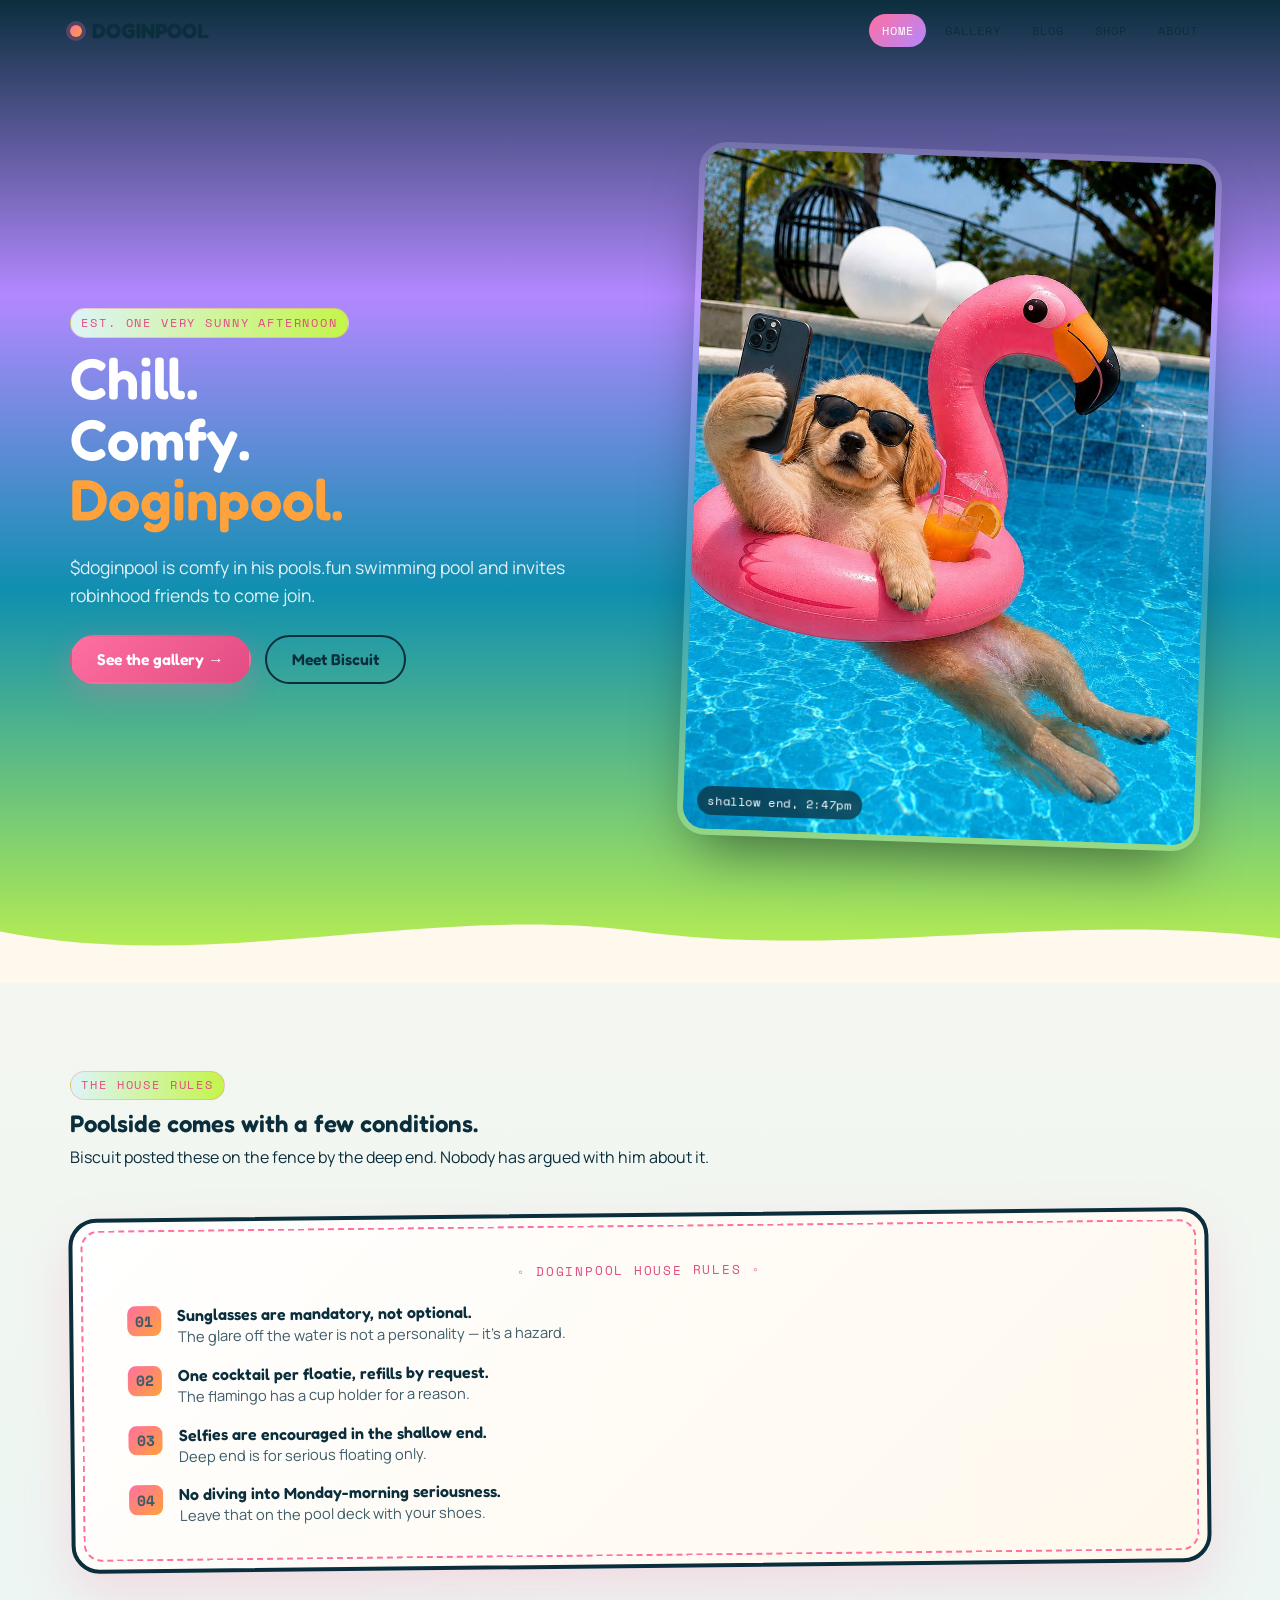
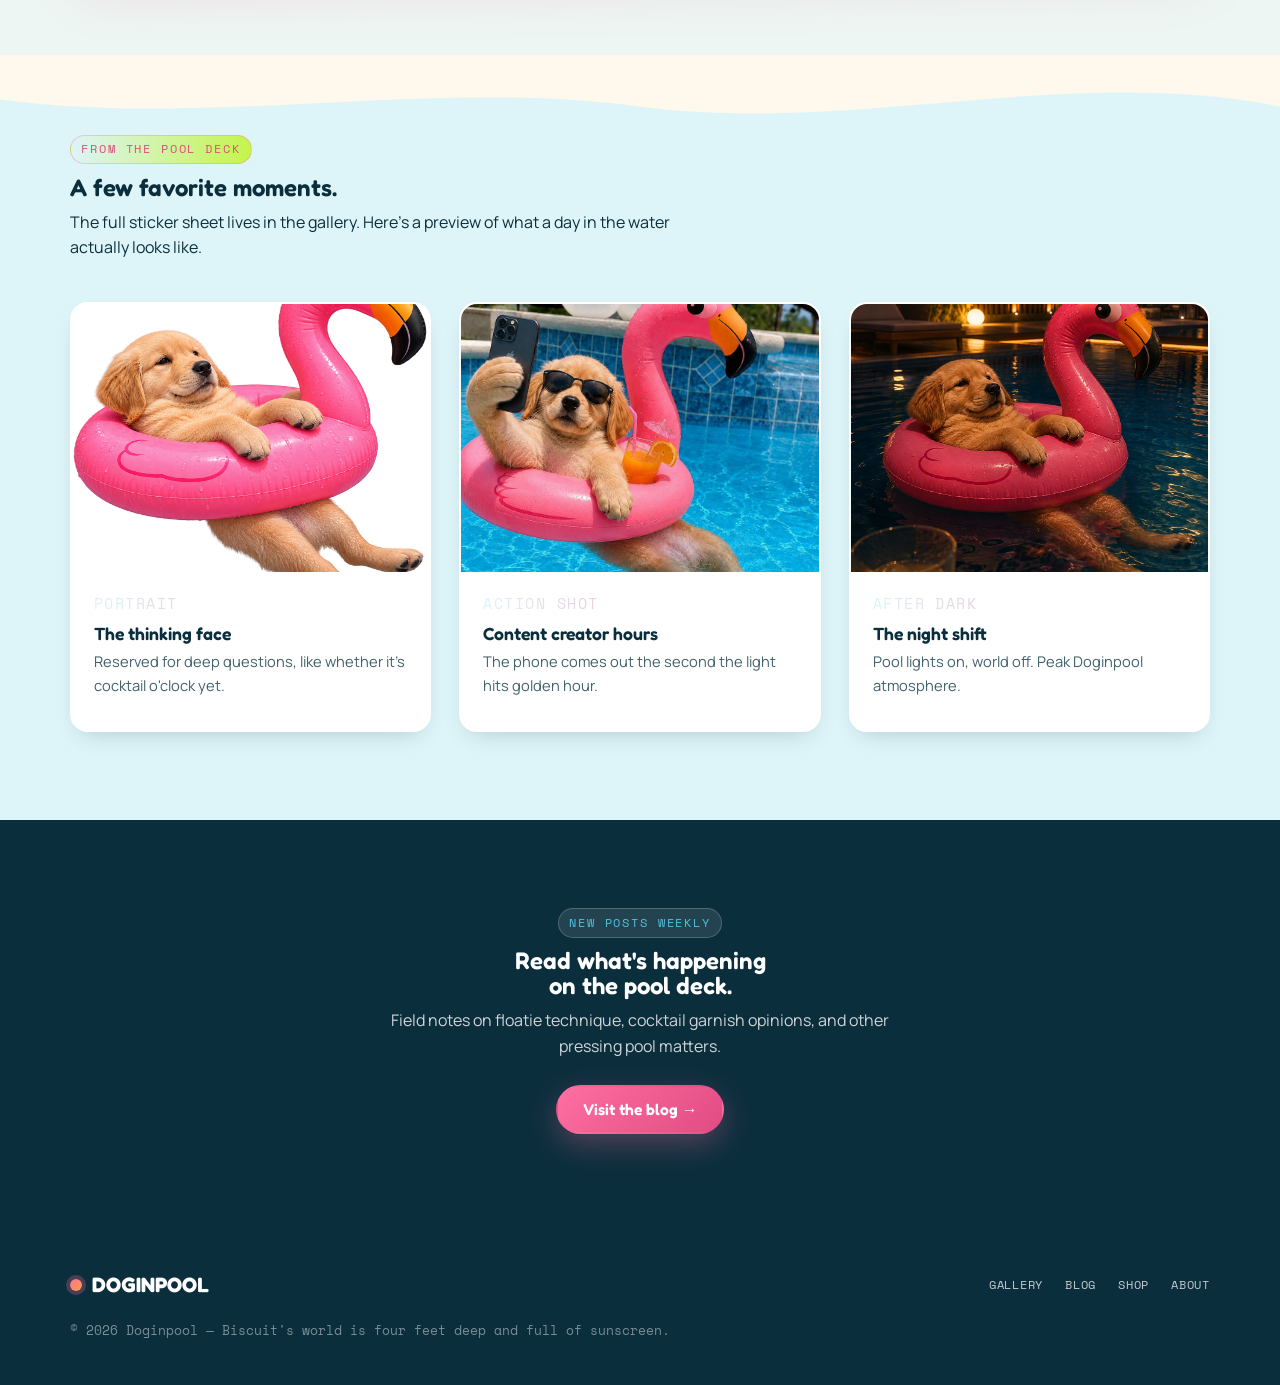
<file: index.html>
<!DOCTYPE html>
<html lang="en">
<head>
<meta charset="UTF-8">
<meta name="viewport" content="width=device-width, initial-scale=1.0">
<title>Doginpool — Biscuit's Poolside World</title>
<meta name="description" content="Doginpool is the pool-deck world of Biscuit, a golden retriever who takes floatie selfies more seriously than most people take vacations.">
<link rel="stylesheet" href="css/style.css">
</head>
<body>

<nav class="site-nav">
  <div class="container nav-row">
    <a href="index.html" class="brand"><span class="dot"></span> DOGINPOOL</a>
    <button class="nav-toggle" aria-label="Toggle menu"><span></span><span></span><span></span></button>
    <ul class="nav-links">
      <li><a href="index.html" class="active">Home</a></li>
      <li><a href="gallery.html">Gallery</a></li>
      <li><a href="blog.html">Blog</a></li>
      <li><a href="shop.html">Shop</a></li>
      <li><a href="about.html">About</a></li>
    </ul>
  </div>
</nav>

<header class="hero">
  <div class="container hero-grid">
    <div>
      <p class="eyebrow">Est. one very sunny afternoon</p>
      <h1>Chill.<br>Comfy.<br><em>Doginpool.</em></h1>
      <p class="lede">$doginpool is comfy in his pools.fun swimming pool and invites robinhood friends to come join.</p>
      <div class="hero-cta">
        <a href="gallery.html" class="btn btn-primary">See the gallery →</a>
        <a href="about.html" class="btn btn-ghost">Meet Biscuit</a>
      </div>
    </div>
    <div class="hero-image">
      <img src="assets/hero-selfie.jpg" alt="Biscuit the golden retriever floating on a pink flamingo pool float, wearing sunglasses and taking a selfie with a phone, orange cocktail in the floatie's cup holder.">
      <span class="hero-tag">shallow end, 2:47pm</span>
    </div>
  </div>
  <div class="hero-bottom wave">
    <svg viewBox="0 0 1440 90" preserveAspectRatio="none"><path d="M0,32 C240,80 480,0 720,32 C960,64 1200,8 1440,40 L1440,90 L0,90 Z" fill="#FFF8EC"></path></svg>
  </div>

</header>

<section class="section">
  <div class="container">
    <div class="section-head">
      <p class="eyebrow">The house rules</p>
      <h2>Poolside comes with a few conditions.</h2>
      <p>Biscuit posted these on the fence by the deep end. Nobody has argued with him about it.</p>
    </div>

    <div class="rules-board">
      <div class="rules-board-inner">
        <p class="rules-board-title">◦ Doginpool House Rules ◦</p>
        <ul class="rules-list">
          <li><span class="rule-no">01</span><div><strong>Sunglasses are mandatory, not optional.</strong><span>The glare off the water is not a personality — it's a hazard.</span></div></li>
          <li><span class="rule-no">02</span><div><strong>One cocktail per floatie, refills by request.</strong><span>The flamingo has a cup holder for a reason.</span></div></li>
          <li><span class="rule-no">03</span><div><strong>Selfies are encouraged in the shallow end.</strong><span>Deep end is for serious floating only.</span></div></li>
          <li><span class="rule-no">04</span><div><strong>No diving into Monday-morning seriousness.</strong><span>Leave that on the pool deck with your shoes.</span></div></li>
        </ul>
      </div>
    </div>
  </div>
</section>

<section class="section section-blue">
  <div class="wave" style="transform:rotate(180deg); margin-top:-89px;">
    <svg viewBox="0 0 1440 90" preserveAspectRatio="none"><path d="M0,32 C240,80 480,0 720,32 C960,64 1200,8 1440,40 L1440,90 L0,90 Z" fill="#FFF8EC"></path></svg>
  </div>
  <div class="container">
    <div class="section-head">
      <p class="eyebrow">From the pool deck</p>
      <h2>A few favorite moments.</h2>
      <p>The full sticker sheet lives in the gallery. Here's a preview of what a day in the water actually looks like.</p>
    </div>
    <div class="grid grid-3">
      <div class="card">
        <div class="card-img"><img src="assets/cutout-float.png" alt="Biscuit resting on the pink flamingo floatie, cut out on a plain background, looking off to the side." class="float-effect"></div>
        <div class="card-body">
          <p class="card-tag">Portrait</p>
          <h3>The thinking face</h3>
          <p>Reserved for deep questions, like whether it's cocktail o'clock yet.</p>
        </div>
      </div>
      <div class="card">
        <div class="card-img"><img src="assets/hero-selfie.jpg" alt="Biscuit taking a selfie on the flamingo floatie with sunglasses on."></div>
        <div class="card-body">
          <p class="card-tag">Action shot</p>
          <h3>Content creator hours</h3>
          <p>The phone comes out the second the light hits golden hour.</p>
        </div>
      </div>
      <div class="card">
        <div class="card-img"><img src="assets/night-pool.png" alt="Biscuit floating on the flamingo in a moodily lit pool at night, with a cocktail glass in the foreground."></div>
        <div class="card-body">
          <p class="card-tag">After dark</p>
          <h3>The night shift</h3>
          <p>Pool lights on, world off. Peak Doginpool atmosphere.</p>
        </div>
      </div>
    </div>
  </div>
</section>

<section class="section section-deep">
  <div class="container" style="text-align:center;">
    <p class="eyebrow">New posts weekly</p>
    <h2 style="max-width:20ch;margin-inline:auto;">Read what's happening on the pool deck.</h2>
    <p style="max-width:52ch;margin:0 auto 1.6em;color:rgba(255,255,255,.8);">Field notes on floatie technique, cocktail garnish opinions, and other pressing pool matters.</p>
    <a href="blog.html" class="btn btn-primary">Visit the blog →</a>
  </div>
</section>

<footer class="site-footer">
  <div class="container">
    <div class="footer-row">
      <a href="index.html" class="brand" style="color:#fff;"><span class="dot"></span> DOGINPOOL</a>
      <ul class="footer-links">
        <li><a href="gallery.html">Gallery</a></li>
        <li><a href="blog.html">Blog</a></li>
        <li><a href="shop.html">Shop</a></li>
        <li><a href="about.html">About</a></li>
      </ul>
    </div>
    <p class="footer-fine">© 2026 Doginpool — Biscuit's world is four feet deep and full of sunscreen.</p>
  </div>
</footer>

<script src="js/main.js"></script>
</body>
</html>
</file>
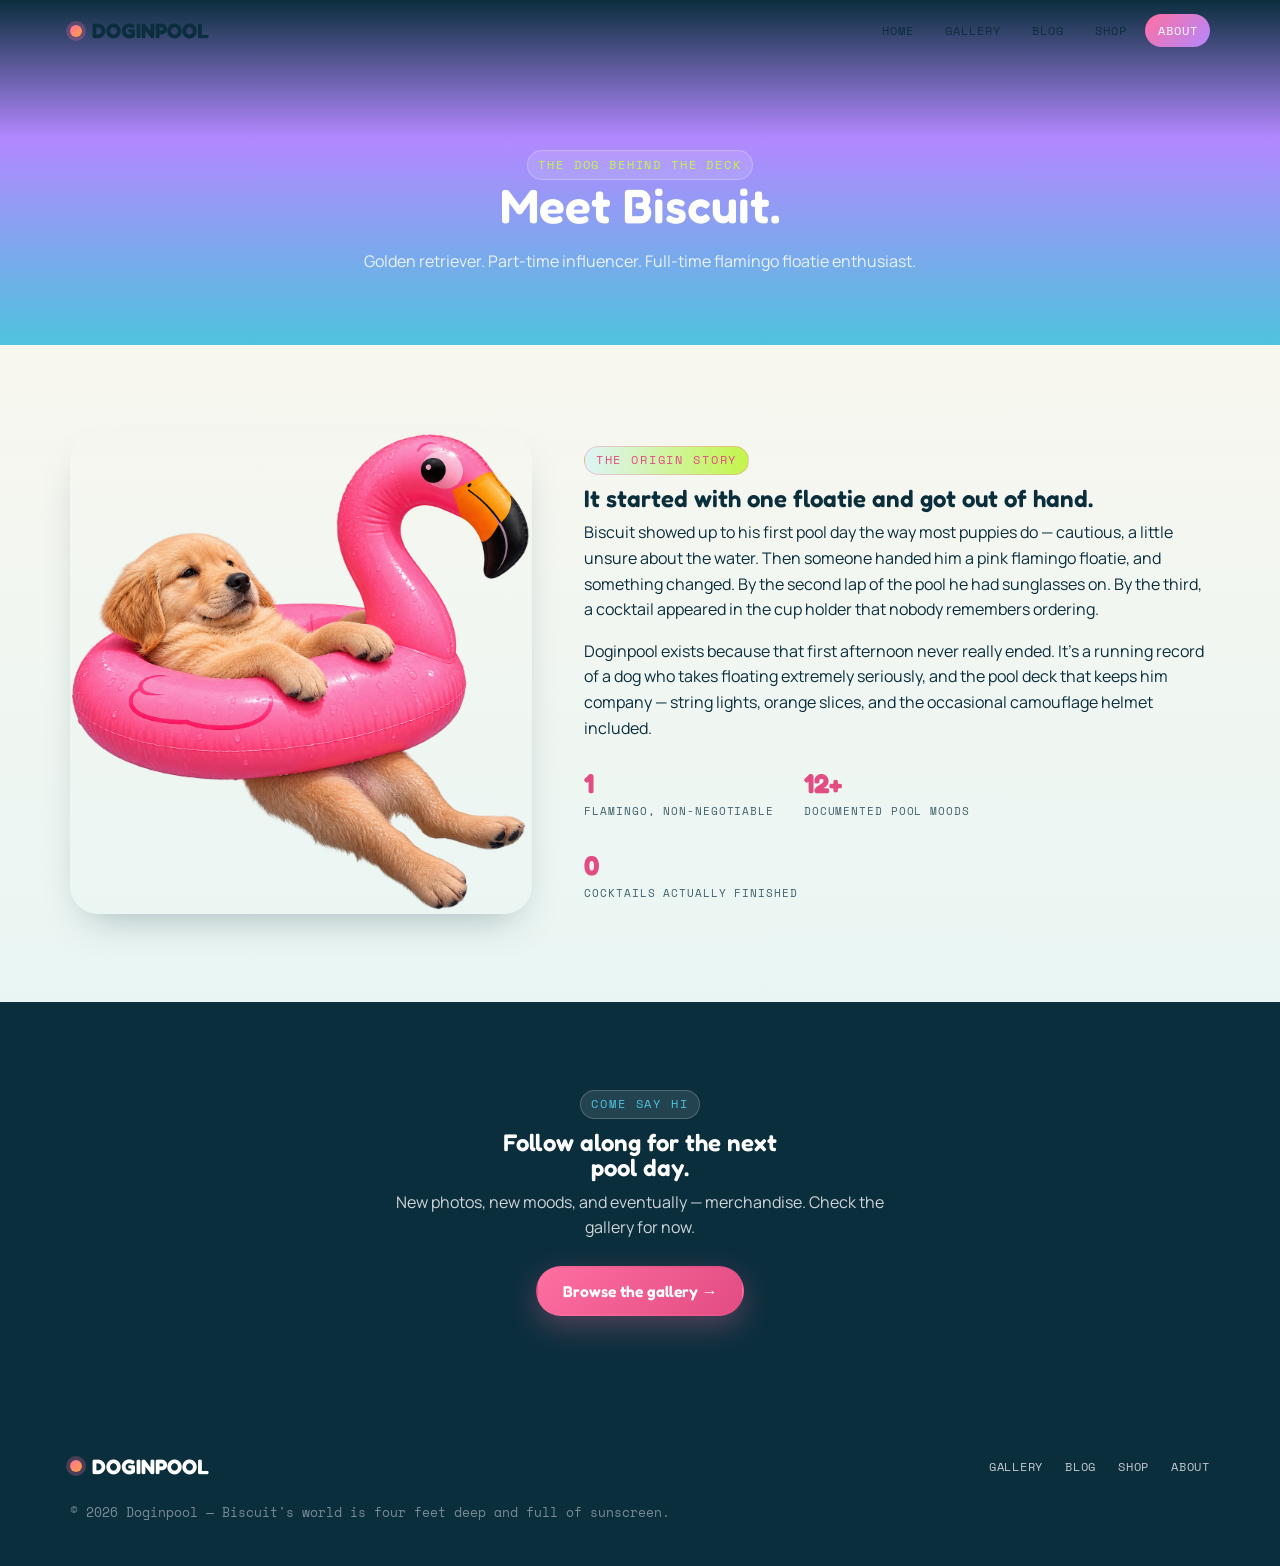
<file: about.html>
<!DOCTYPE html>
<html lang="en">
<head>
<meta charset="UTF-8">
<meta name="viewport" content="width=device-width, initial-scale=1.0">
<title>About — Doginpool</title>
<meta name="description" content="Meet Biscuit, the golden retriever behind Doginpool, and the flamingo floatie he refuses to share.">
<link rel="stylesheet" href="css/style.css">
</head>
<body>

<nav class="site-nav">
  <div class="container nav-row">
    <a href="index.html" class="brand"><span class="dot"></span> DOGINPOOL</a>
    <button class="nav-toggle" aria-label="Toggle menu"><span></span><span></span><span></span></button>
    <ul class="nav-links">
      <li><a href="index.html">Home</a></li>
      <li><a href="gallery.html">Gallery</a></li>
      <li><a href="blog.html">Blog</a></li>
      <li><a href="shop.html">Shop</a></li>
      <li><a href="about.html" class="active">About</a></li>
    </ul>
  </div>
</nav>

<header class="page-hero">
  <div class="container">
    <p class="eyebrow">The dog behind the deck</p>
    <h1>Meet Biscuit.</h1>
    <p>Golden retriever. Part-time influencer. Full-time flamingo floatie enthusiast.</p>
  </div>
</header>

<section class="section">
  <div class="container bio-grid">
    <div class="gallery-feature">
      <img src="assets/cutout-float.png" alt="Biscuit the golden retriever resting on the pink flamingo pool float.">
    </div>
    <div>
      <p class="eyebrow">The origin story</p>
      <h2>It started with one floatie and got out of hand.</h2>
      <p>Biscuit showed up to his first pool day the way most puppies do — cautious, a little unsure about the water. Then someone handed him a pink flamingo floatie, and something changed. By the second lap of the pool he had sunglasses on. By the third, a cocktail appeared in the cup holder that nobody remembers ordering.</p>
      <p>Doginpool exists because that first afternoon never really ended. It's a running record of a dog who takes floating extremely seriously, and the pool deck that keeps him company — string lights, orange slices, and the occasional camouflage helmet included.</p>
      <div class="stat-row">
        <div class="stat"><b>1</b><span>Flamingo, non-negotiable</span></div>
        <div class="stat"><b>12+</b><span>Documented pool moods</span></div>
        <div class="stat"><b>0</b><span>Cocktails actually finished</span></div>
      </div>
    </div>
  </div>
</section>

<section class="section section-deep">
  <div class="container" style="text-align:center;">
    <p class="eyebrow">Come say hi</p>
    <h2 style="max-width:22ch;margin-inline:auto;">Follow along for the next pool day.</h2>
    <p style="max-width:52ch;margin:0 auto 1.6em;color:rgba(255,255,255,.8);">New photos, new moods, and eventually — merchandise. Check the gallery for now.</p>
    <a href="gallery.html" class="btn btn-primary">Browse the gallery →</a>
  </div>
</section>

<footer class="site-footer">
  <div class="container">
    <div class="footer-row">
      <a href="index.html" class="brand" style="color:#fff;"><span class="dot"></span> DOGINPOOL</a>
      <ul class="footer-links">
        <li><a href="gallery.html">Gallery</a></li>
        <li><a href="blog.html">Blog</a></li>
        <li><a href="shop.html">Shop</a></li>
        <li><a href="about.html">About</a></li>
      </ul>
    </div>
    <p class="footer-fine">© 2026 Doginpool — Biscuit's world is four feet deep and full of sunscreen.</p>
  </div>
</footer>

<script src="js/main.js"></script>
</body>
</html>
</file>
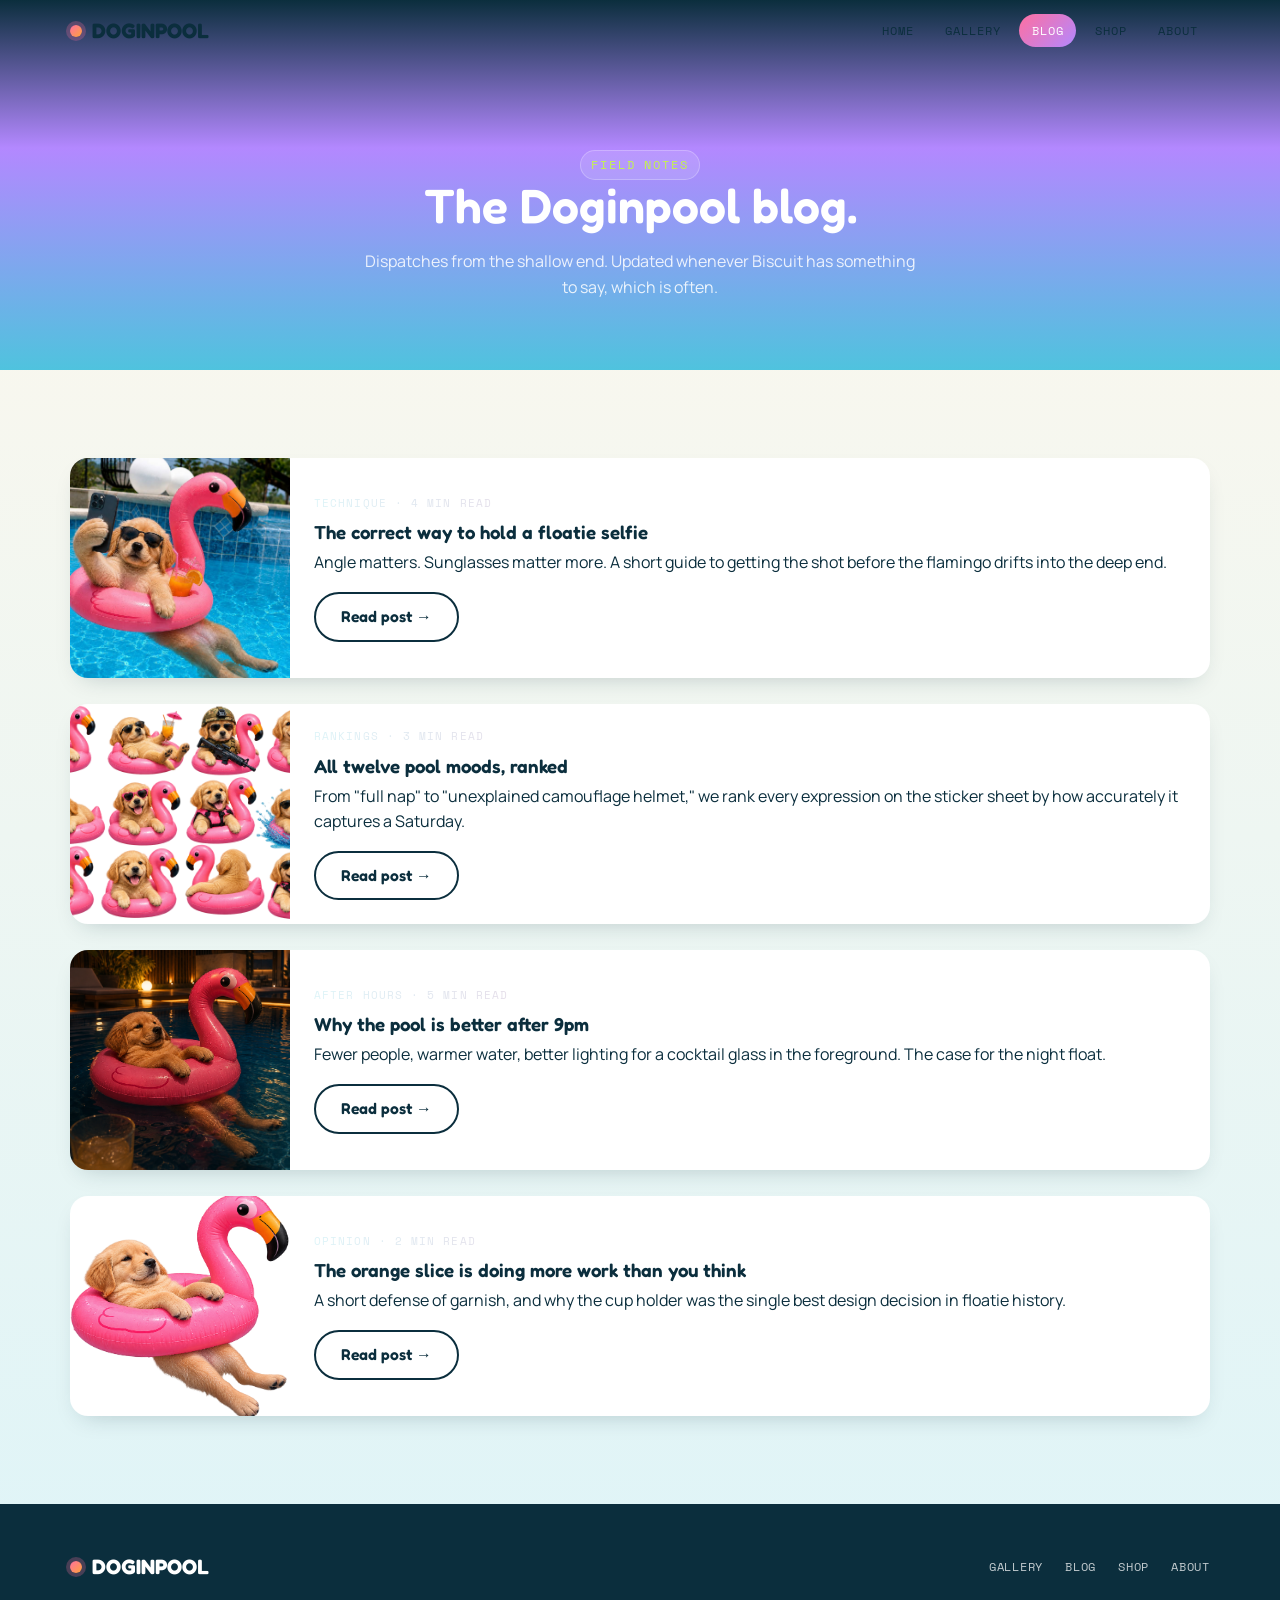
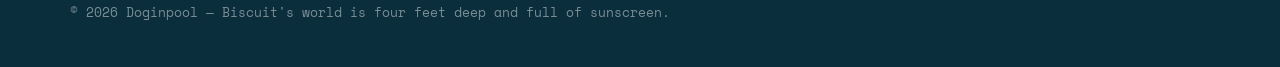
<file: blog.html>
<!DOCTYPE html>
<html lang="en">
<head>
<meta charset="UTF-8">
<meta name="viewport" content="width=device-width, initial-scale=1.0">
<title>Blog — Doginpool</title>
<meta name="description" content="Field notes from the pool deck: floatie technique, cocktail garnish opinions, and other pressing matters.">
<link rel="stylesheet" href="css/style.css">
</head>
<body>

<nav class="site-nav">
  <div class="container nav-row">
    <a href="index.html" class="brand"><span class="dot"></span> DOGINPOOL</a>
    <button class="nav-toggle" aria-label="Toggle menu"><span></span><span></span><span></span></button>
    <ul class="nav-links">
      <li><a href="index.html">Home</a></li>
      <li><a href="gallery.html">Gallery</a></li>
      <li><a href="blog.html" class="active">Blog</a></li>
      <li><a href="shop.html">Shop</a></li>
      <li><a href="about.html">About</a></li>
    </ul>
  </div>
</nav>

<header class="page-hero">
  <div class="container">
    <p class="eyebrow">Field notes</p>
    <h1>The Doginpool blog.</h1>
    <p>Dispatches from the shallow end. Updated whenever Biscuit has something to say, which is often.</p>
  </div>
</header>

<section class="section">
  <div class="container">
    <div class="post-list">

      <article class="post">
        <div class="post-img"><img src="assets/hero-selfie.jpg" alt="Biscuit taking a pool selfie in sunglasses."></div>
        <div class="post-body">
          <p class="card-tag">Technique · 4 min read</p>
          <h3>The correct way to hold a floatie selfie</h3>
          <p>Angle matters. Sunglasses matter more. A short guide to getting the shot before the flamingo drifts into the deep end.</p>
          <a href="#" class="btn btn-ghost" style="align-self:flex-start;">Read post →</a>
        </div>
      </article>

      <article class="post">
        <div class="post-img"><img src="assets/sticker-sheet.png" alt="Grid of twelve Biscuit poses on the flamingo floatie."></div>
        <div class="post-body">
          <p class="card-tag">Rankings · 3 min read</p>
          <h3>All twelve pool moods, ranked</h3>
          <p>From "full nap" to "unexplained camouflage helmet," we rank every expression on the sticker sheet by how accurately it captures a Saturday.</p>
          <a href="#" class="btn btn-ghost" style="align-self:flex-start;">Read post →</a>
        </div>
      </article>

      <article class="post">
        <div class="post-img"><img src="assets/night-pool.png" alt="Biscuit floating in the pool at night with string lights."></div>
        <div class="post-body">
          <p class="card-tag">After hours · 5 min read</p>
          <h3>Why the pool is better after 9pm</h3>
          <p>Fewer people, warmer water, better lighting for a cocktail glass in the foreground. The case for the night float.</p>
          <a href="#" class="btn btn-ghost" style="align-self:flex-start;">Read post →</a>
        </div>
      </article>

      <article class="post">
        <div class="post-img"><img src="assets/cutout-float.png" alt="Biscuit resting calmly on the flamingo floatie."></div>
        <div class="post-body">
          <p class="card-tag">Opinion · 2 min read</p>
          <h3>The orange slice is doing more work than you think</h3>
          <p>A short defense of garnish, and why the cup holder was the single best design decision in floatie history.</p>
          <a href="#" class="btn btn-ghost" style="align-self:flex-start;">Read post →</a>
        </div>
      </article>

    </div>
  </div>
</section>

<footer class="site-footer">
  <div class="container">
    <div class="footer-row">
      <a href="index.html" class="brand" style="color:#fff;"><span class="dot"></span> DOGINPOOL</a>
      <ul class="footer-links">
        <li><a href="gallery.html">Gallery</a></li>
        <li><a href="blog.html">Blog</a></li>
        <li><a href="shop.html">Shop</a></li>
        <li><a href="about.html">About</a></li>
      </ul>
    </div>
    <p class="footer-fine">© 2026 Doginpool — Biscuit's world is four feet deep and full of sunscreen.</p>
  </div>
</footer>

<script src="js/main.js"></script>
</body>
</html>
</file>
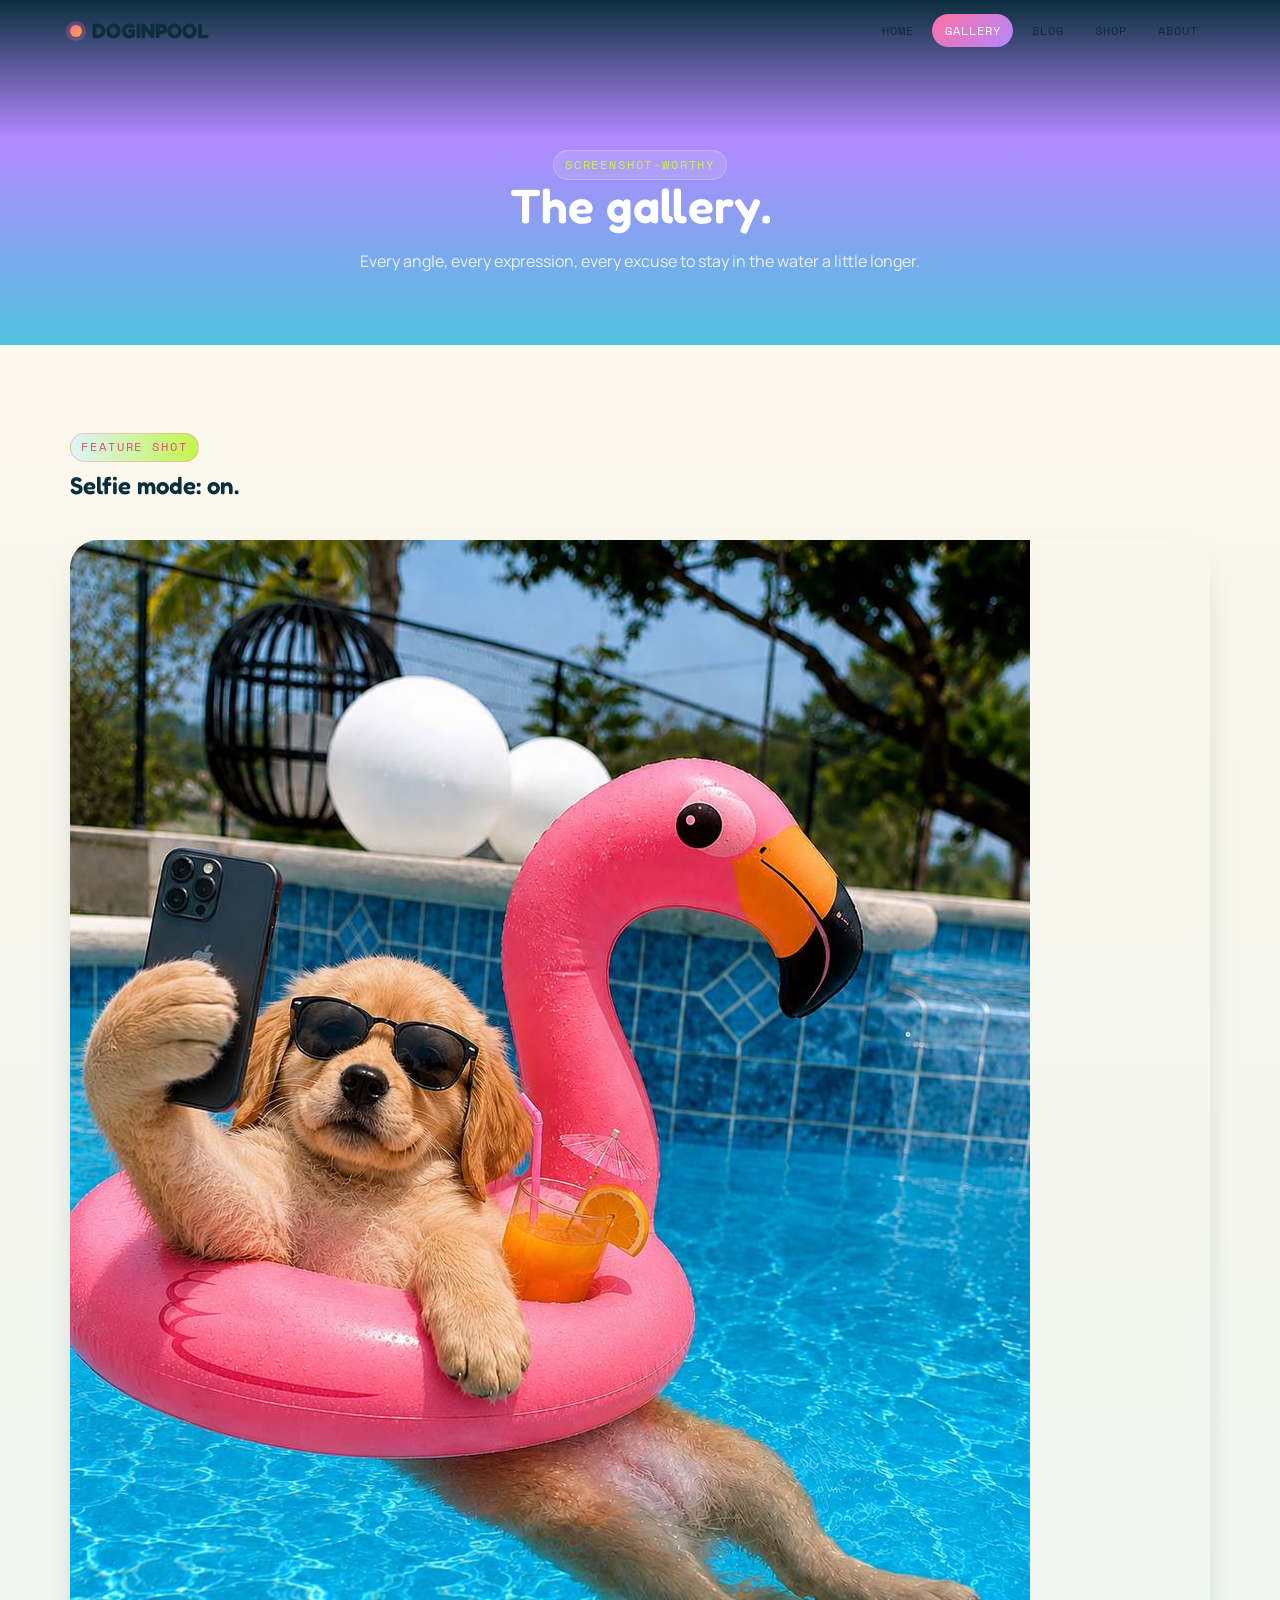
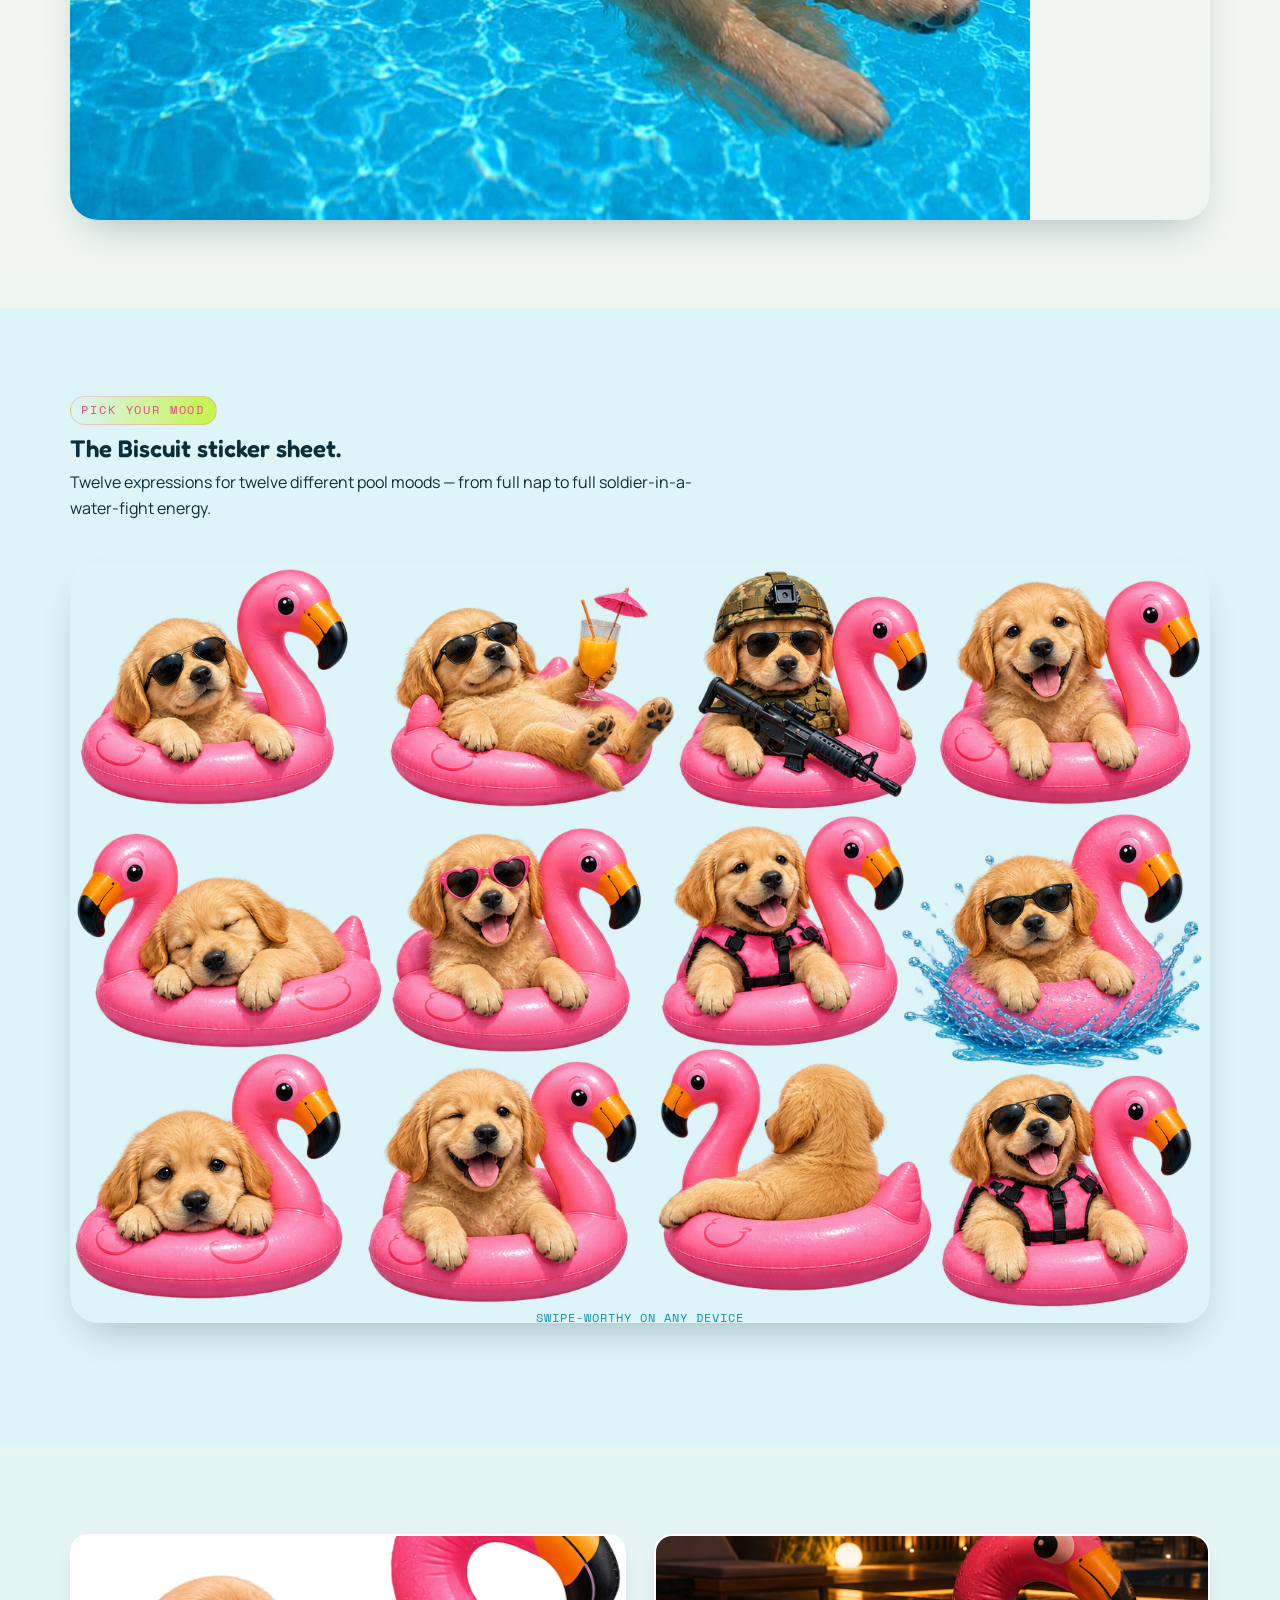
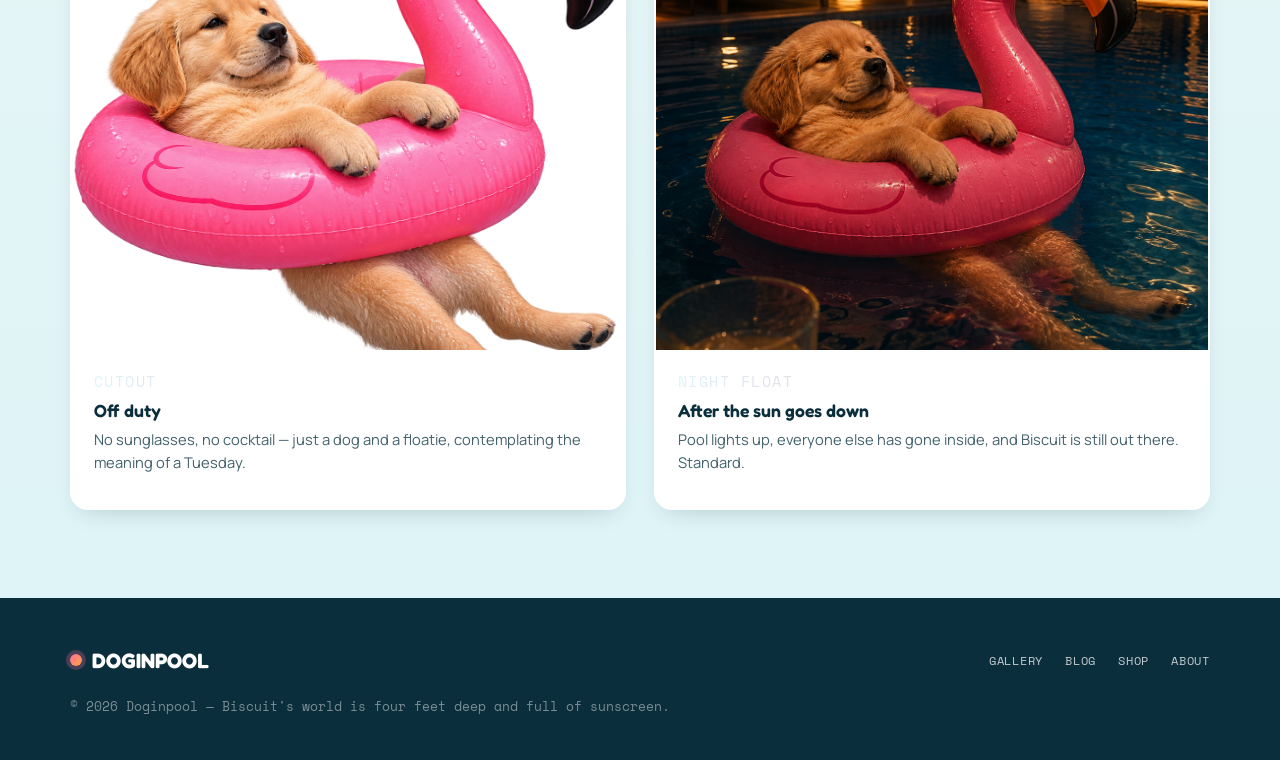
<file: gallery.html>
<!DOCTYPE html>
<html lang="en">
<head>
<meta charset="UTF-8">
<meta name="viewport" content="width=device-width, initial-scale=1.0">
<title>Gallery — Doginpool</title>
<meta name="description" content="Every Biscuit pool moment worth screenshotting: selfies, sticker sheets, and after-dark floats.">
<link rel="stylesheet" href="css/style.css">
</head>
<body>

<nav class="site-nav">
  <div class="container nav-row">
    <a href="index.html" class="brand"><span class="dot"></span> DOGINPOOL</a>
    <button class="nav-toggle" aria-label="Toggle menu"><span></span><span></span><span></span></button>
    <ul class="nav-links">
      <li><a href="index.html">Home</a></li>
      <li><a href="gallery.html" class="active">Gallery</a></li>
      <li><a href="blog.html">Blog</a></li>
      <li><a href="shop.html">Shop</a></li>
      <li><a href="about.html">About</a></li>
    </ul>
  </div>
</nav>

<header class="page-hero">
  <div class="container">
    <p class="eyebrow">Screenshot-worthy</p>
    <h1>The gallery.</h1>
    <p>Every angle, every expression, every excuse to stay in the water a little longer.</p>
  </div>
</header>

<section class="section">
  <div class="container">
    <div class="section-head">
      <p class="eyebrow">Feature shot</p>
      <h2>Selfie mode: on.</h2>
    </div>
    <div class="gallery-feature">
      <img src="assets/hero-selfie.jpg" alt="Biscuit floating on the pink flamingo pool float, sunglasses on, holding up a phone to take a selfie, orange cocktail in the drink holder.">
    </div>
  </div>
</section>

<section class="section section-blue">
  <div class="container">
    <div class="section-head">
      <p class="eyebrow">Pick your mood</p>
      <h2>The Biscuit sticker sheet.</h2>
      <p>Twelve expressions for twelve different pool moods — from full nap to full soldier-in-a-water-fight energy.</p>
    </div>
    <div class="gallery-feature">
      <img src="assets/sticker-sheet.png" alt="A grid sticker sheet of twelve illustrated poses of the golden retriever puppy on a pink flamingo float — sunglasses, sipping a drink, wearing a helmet, sleeping, heart-shaped glasses, life vest, mid-splash, winking, and looking back over its shoulder.">
    </div>
    <p class="mood-note">swipe-worthy on any device</p>
  </div>
</section>

<section class="section">
  <div class="container">
    <div class="grid grid-2">
      <div class="card">
        <div class="card-img"><img src="assets/cutout-float.png" alt="Biscuit resting on the flamingo floatie, isolated cutout, calm expression."></div>
        <div class="card-body">
          <p class="card-tag">Cutout</p>
          <h3>Off duty</h3>
          <p>No sunglasses, no cocktail — just a dog and a floatie, contemplating the meaning of a Tuesday.</p>
        </div>
      </div>
      <div class="card">
        <div class="card-img"><img src="assets/night-pool.png" alt="Biscuit floating on the flamingo in a dimly lit pool at night, string lights and a cocktail glass in the foreground."></div>
        <div class="card-body">
          <p class="card-tag">Night float</p>
          <h3>After the sun goes down</h3>
          <p>Pool lights up, everyone else has gone inside, and Biscuit is still out there. Standard.</p>
        </div>
      </div>
    </div>
  </div>
</section>

<footer class="site-footer">
  <div class="container">
    <div class="footer-row">
      <a href="index.html" class="brand" style="color:#fff;"><span class="dot"></span> DOGINPOOL</a>
      <ul class="footer-links">
        <li><a href="gallery.html">Gallery</a></li>
        <li><a href="blog.html">Blog</a></li>
        <li><a href="shop.html">Shop</a></li>
        <li><a href="about.html">About</a></li>
      </ul>
    </div>
    <p class="footer-fine">© 2026 Doginpool — Biscuit's world is four feet deep and full of sunscreen.</p>
  </div>
</footer>

<script src="js/main.js"></script>
</body>
</html>
</file>
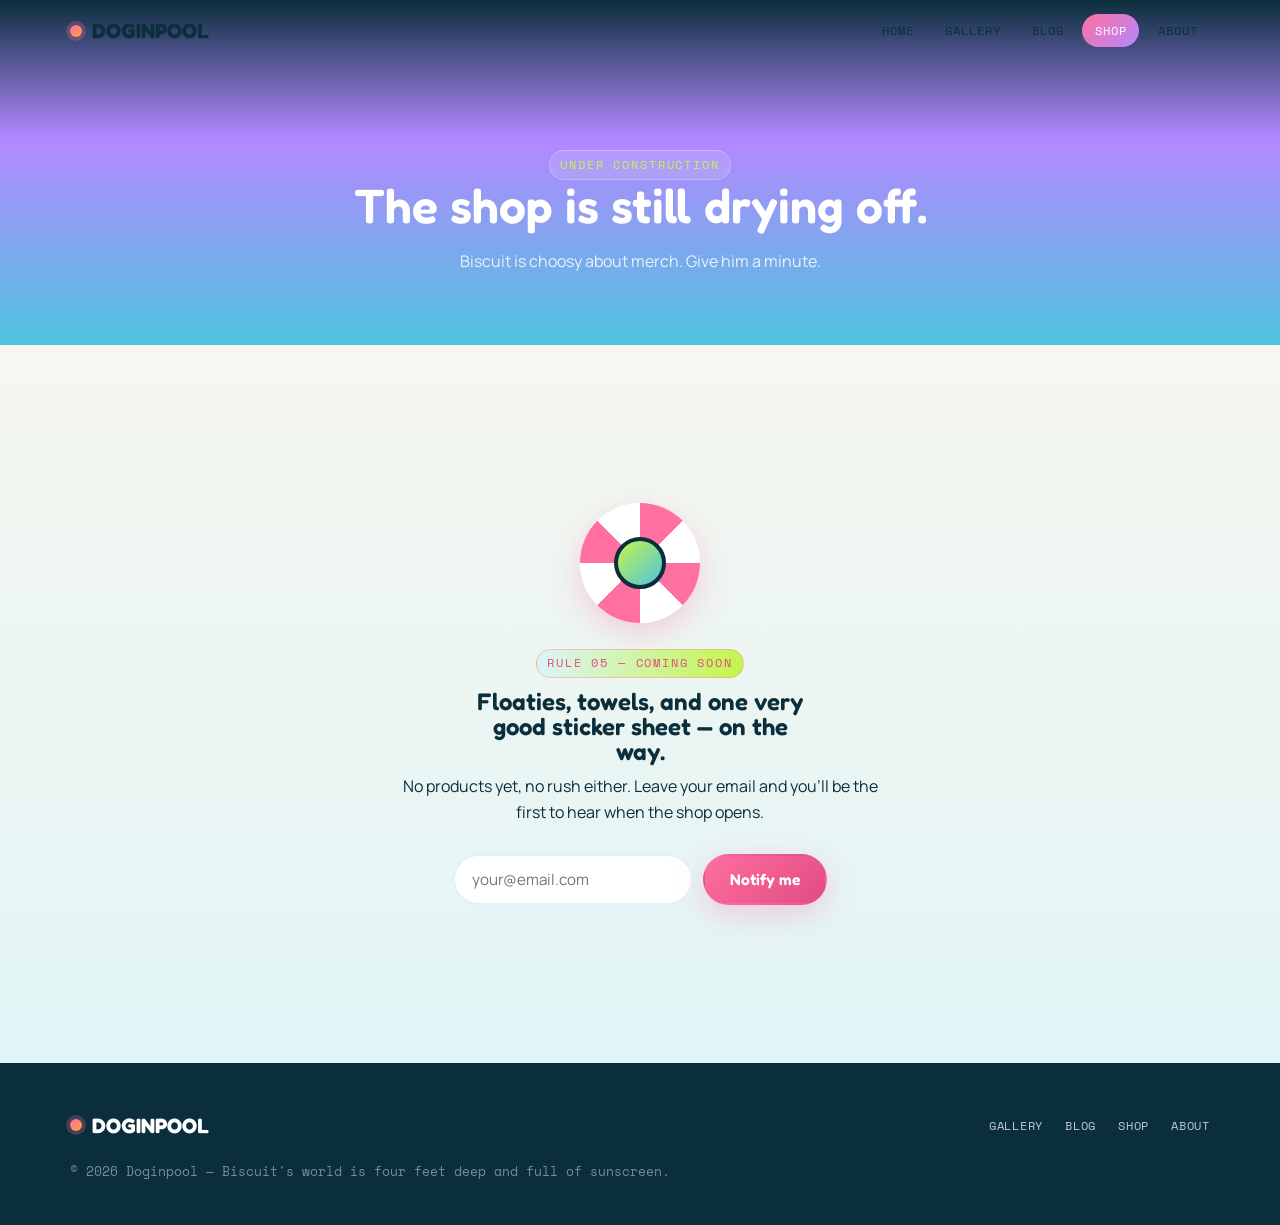
<file: shop.html>
<!DOCTYPE html>
<html lang="en">
<head>
<meta charset="UTF-8">
<meta name="viewport" content="width=device-width, initial-scale=1.0">
<title>Shop — Doginpool</title>
<meta name="description" content="The Doginpool shop is being put together on the pool deck. Leave your email and Biscuit will let you know when it's ready.">
<link rel="stylesheet" href="css/style.css">
</head>
<body>

<nav class="site-nav">
  <div class="container nav-row">
    <a href="index.html" class="brand"><span class="dot"></span> DOGINPOOL</a>
    <button class="nav-toggle" aria-label="Toggle menu"><span></span><span></span><span></span></button>
    <ul class="nav-links">
      <li><a href="index.html">Home</a></li>
      <li><a href="gallery.html">Gallery</a></li>
      <li><a href="blog.html">Blog</a></li>
      <li><a href="shop.html" class="active">Shop</a></li>
      <li><a href="about.html">About</a></li>
    </ul>
  </div>
</nav>

<header class="page-hero">
  <div class="container">
    <p class="eyebrow">Under construction</p>
    <h1>The shop is still drying off.</h1>
    <p>Biscuit is choosy about merch. Give him a minute.</p>
  </div>
</header>

<section class="section">
  <div class="container coming-soon">
    <div class="buoy" aria-hidden="true"></div>
    <p class="eyebrow">Rule 05 — Coming soon</p>
    <h2 style="max-width:24ch;margin-inline:auto;">Floaties, towels, and one very good sticker sheet — on the way.</h2>
    <p style="max-width:48ch;margin:0 auto;">No products yet, no rush either. Leave your email and you'll be the first to hear when the shop opens.</p>
    <form class="notify-form">
      <input type="email" required placeholder="your@email.com" aria-label="Email address">
      <button type="submit" class="btn btn-primary">Notify me</button>
    </form>
  </div>
</section>

<footer class="site-footer">
  <div class="container">
    <div class="footer-row">
      <a href="index.html" class="brand" style="color:#fff;"><span class="dot"></span> DOGINPOOL</a>
      <ul class="footer-links">
        <li><a href="gallery.html">Gallery</a></li>
        <li><a href="blog.html">Blog</a></li>
        <li><a href="shop.html">Shop</a></li>
        <li><a href="about.html">About</a></li>
      </ul>
    </div>
    <p class="footer-fine">© 2026 Doginpool — Biscuit's world is four feet deep and full of sunscreen.</p>
  </div>
</footer>

<script src="js/main.js"></script>
</body>
</html>
</file>
<file: css/style.css>
/* ============================================================
   DOGINPOOL — design tokens
   Display: Fredoka (bubbly, poolside-sign energy)
   Body:    Manrope (clean, easy to read on bright backgrounds)
   Signage: Space Mono (stencilled, actual-pool-sign vibe)
   ============================================================ */

@import url('https://fonts.googleapis.com/css2?family=Fredoka:wght@500;600;700&family=Manrope:wght@400;500;700;800&family=Space+Mono:wght@400;700&display=swap');

:root{
  --pool-deep:      #0B2E3D;   /* ink / deep-end shadow */
  --pool-blue:      #0F8FB0;   /* main pool teal */
  --pool-blue-mid:  #4FC3DE;   /* shallow end */
  --pool-blue-pale: #DDF4F8;   /* surface shimmer / section bg */
  --flamingo:       #FF6FA0;   /* the floatie */
  --flamingo-deep:  #E14C82;
  --flamingo-bright:#FF8FB5;
  --citrus:         #FFA23B;   /* cocktail garnish */
  --citrus-bright:  #FFB957;
  --sun-cream:      #FFF8EC;   /* pool-deck stone */
  --foam:           #FFFFFF;
  --lime:           #C4F54A;   /* fresh accent */
  --purple:         #B388FF;   /* fun accent */

  --font-display: 'Fredoka', sans-serif;
  --font-body: 'Manrope', sans-serif;
  --font-sign: 'Space Mono', monospace;

  --radius-lg: 28px;
  --radius-md: 18px;
  --radius-sm: 10px;

  --shadow-soft: 0 18px 40px -18px rgba(11,46,61,0.35);
  --shadow-card: 0 10px 24px -12px rgba(11,46,61,0.25);
  --shadow-colorful: 0 10px 30px rgba(255,111,160,0.3);
}

*{ box-sizing:border-box; }
html{ scroll-behavior:smooth; }
body{
  margin:0;
  font-family:var(--font-body);
  background:linear-gradient(180deg, var(--sun-cream) 0%, var(--pool-blue-pale) 100%);
  color:var(--pool-deep);
  -webkit-font-smoothing:antialiased;
}
img{ max-width:100%; display:block; }
a{ color:inherit; text-decoration:none; }
h1,h2,h3,h4{ font-family:var(--font-display); margin:0 0 .4em; line-height:1.05; font-weight:600; }
p{ line-height:1.6; margin:0 0 1em; }
.container{ width:min(1140px, 92%); margin:0 auto; }
:focus-visible{ outline:3px solid var(--citrus); outline-offset:3px; }

@media (prefers-reduced-motion: reduce){
  *{ animation-duration:0.01ms !important; animation-iteration-count:1 !important; transition-duration:0.01ms !important; scroll-behavior:auto !important; }
}

/* ---------- eyebrow / signage label ---------- */
.eyebrow{
  font-family:var(--font-sign);
  text-transform:uppercase;
  letter-spacing:.16em;
  font-size:.72rem;
  color:var(--flamingo-deep);
  background:linear-gradient(90deg, var(--pool-blue-pale), var(--lime));
  display:inline-block;
  padding:.4em .9em;
  border-radius:100px;
  border:1px solid rgba(255,111,160,.35);
  margin-bottom:.9em;
}

/* ---------- nav ---------- */
.site-nav{
  position:fixed; top:0; left:0; right:0; z-index:50;
  padding:18px 0;
  transition:background .35s ease, box-shadow .35s ease, padding .35s ease;
}
.site-nav.is-scrolled{
  background:rgba(255,248,236,.92);
  backdrop-filter:blur(8px);
  box-shadow:0 8px 24px -16px rgba(11,46,61,.4);
  padding:10px 0;
}
.nav-row{ display:flex; align-items:center; justify-content:space-between; gap:20px; }
.brand{ display:flex; align-items:center; gap:10px; font-family:var(--font-display); font-size:1.3rem; font-weight:700; color:var(--pool-deep); }
.brand .dot{ 
  width:12px; height:12px; border-radius:50%; 
  background:linear-gradient(135deg, var(--flamingo), var(--citrus)); 
  display:inline-block; 
  box-shadow:0 0 0 4px rgba(255,111,160,.25);
  animation:pulse-dot 2s ease-in-out infinite;
}

@keyframes pulse-dot{
  0%, 100%{ box-shadow:0 0 0 4px rgba(255,111,160,.25); }
  50%{ box-shadow:0 0 0 8px rgba(255,162,59,.15); }
}
.nav-links{ display:flex; gap:6px; list-style:none; margin:0; padding:0; font-family:var(--font-sign); text-transform:uppercase; font-size:.78rem; letter-spacing:.08em; }
.nav-links a{
  padding:.55em 1em; border-radius:100px; transition:background .2s, color .2s;
}
.nav-links a:hover, .nav-links a.active{ 
  background:linear-gradient(135deg, var(--flamingo), var(--purple)); 
  color:var(--foam); 
}
.nav-toggle{ display:none; }

@media (max-width:760px){
  .nav-links{ position:fixed; inset:64px 16px auto 16px; background:var(--foam); flex-direction:column; padding:14px; border-radius:var(--radius-md); box-shadow:var(--shadow-soft); transform-origin:top; transform:scaleY(0); opacity:0; pointer-events:none; transition:transform .25s ease, opacity .2s; }
  .nav-links.open{ transform:scaleY(1); opacity:1; pointer-events:auto; }
  .nav-links a{ display:block; text-align:center; }
  .nav-toggle{ display:flex; flex-direction:column; gap:5px; background:none; border:none; cursor:pointer; padding:8px; }
  .nav-toggle span{ width:22px; height:2px; background:var(--pool-deep); border-radius:2px; }
}

/* ---------- buttons ---------- */
.btn{
  display:inline-flex; align-items:center; gap:.5em;
  font-family:var(--font-display); font-weight:600; font-size:.98rem;
  padding:.85em 1.6em; border-radius:100px; border:2px solid transparent;
  cursor:pointer; transition:transform .18s ease, box-shadow .18s ease, background .18s ease;
}
.btn-primary{ 
  background:linear-gradient(135deg, var(--flamingo) 0%, var(--flamingo-deep) 100%); 
  color:var(--foam); 
  box-shadow:var(--shadow-colorful); 
}
.btn-primary:hover{ 
  transform:translateY(-2px); 
  box-shadow:0 16px 30px -14px rgba(225,76,130,.55);
  background:linear-gradient(135deg, var(--flamingo-bright) 0%, var(--flamingo) 100%);
}
.btn-ghost{ background:transparent; border-color:var(--pool-deep); color:var(--pool-deep); }
.btn-ghost:hover{ background:var(--pool-deep); color:var(--foam); }

/* ---------- wave dividers (signature device: water-level seams) ---------- */
.wave{ display:block; width:100%; line-height:0; }
.wave svg{ width:100%; height:auto; display:block; }

/* ---------- hero ---------- */
.hero{
  position:relative;
  padding:150px 0 0;
  background:linear-gradient(180deg, #0B2E3D 0%, var(--purple) 30%, var(--pool-blue) 60%, var(--lime) 100%);
  color:var(--foam);
  overflow:hidden;
}
.hero-grid{ display:grid; grid-template-columns:1.05fr .95fr; gap:40px; align-items:center; }
.hero h1{ font-size:clamp(2.4rem, 5vw, 3.6rem); }
.hero h1 em{ font-style:normal; color:var(--citrus); }
.hero p.lede{ font-size:1.1rem; max-width:46ch; color:rgba(255,255,255,.88); }
.hero-cta{ display:flex; gap:14px; flex-wrap:wrap; margin-top:1.6em; }
.hero-image{
  position:relative; border-radius:var(--radius-lg); overflow:hidden;
  box-shadow:0 30px 60px -20px rgba(0,0,0,.5);
  transform:rotate(2deg);
  border:6px solid rgba(255,255,255,.15);
}
.hero-tag{
  position:absolute; bottom:14px; left:14px;
  background:rgba(11,46,61,.75); backdrop-filter:blur(4px);
  color:var(--foam); font-family:var(--font-sign); font-size:.72rem;
  padding:.5em .9em; border-radius:100px; letter-spacing:.05em;
}
.hero-bottom{ padding-top:60px; }


/* ---------- section rhythm ---------- */
.section{ padding:88px 0; }
.section-tight{ padding:56px 0; }
.section-head{ max-width:640px; margin-bottom:2.6em; }
.section-blue{ background:var(--pool-blue-pale); }
.section-deep{ background:var(--pool-deep); color:var(--foam); }
.section-deep .eyebrow{ background:rgba(255,255,255,.1); color:var(--pool-blue-mid); border-color:rgba(255,255,255,.2); }
.section-deep h2{ color:var(--foam); }

/* ---------- pool rules signage (signature component) ---------- */
.rules-board{
  background:linear-gradient(135deg, var(--foam), var(--sun-cream));
  border:4px solid var(--pool-deep);
  border-radius:var(--radius-lg);
  padding:8px;
  box-shadow:0 20px 50px rgba(255,111,160,0.2);
  transform:rotate(-.6deg);
}
.rules-board-inner{
  border:2px dashed var(--flamingo);
  border-radius:calc(var(--radius-lg) - 10px);
  padding:34px clamp(20px,4vw,44px);
}
.rules-board-title{
  font-family:var(--font-sign); text-transform:uppercase; letter-spacing:.14em;
  font-size:.8rem; color:var(--flamingo-deep); text-align:center; margin-bottom:1.4em;
}
.rules-list{ list-style:none; margin:0; padding:0; display:grid; gap:1.1em; }
.rules-list li{ display:flex; gap:16px; align-items:flex-start; }
.rule-no{
  font-family:var(--font-sign); font-weight:700; font-size:.8rem;
  background:linear-gradient(135deg, var(--flamingo), var(--citrus)); color:var(--foam); border-radius:8px;
  padding:.3em .55em; flex:none; margin-top:2px;
}
.rules-list strong{ font-family:var(--font-display); font-weight:600; }
.rules-list span{ display:block; font-size:.92rem; color:#3c5c68; }

/* ---------- cards / grids ---------- */
.grid{ display:grid; gap:28px; }
.grid-3{ grid-template-columns:repeat(3,1fr); }
.grid-2{ grid-template-columns:repeat(2,1fr); }
@media (max-width:860px){ .grid-3{ grid-template-columns:1fr 1fr; } }
@media (max-width:640px){ .grid-3, .grid-2{ grid-template-columns:1fr; } }

.card{ 
  background:var(--foam); 
  border-radius:var(--radius-md); 
  overflow:hidden; 
  box-shadow:var(--shadow-card); 
  transition:transform .2s ease, box-shadow .2s ease;
  border:2px solid transparent;
}
.card:hover{ 
  transform:translateY(-4px); 
  box-shadow:0 20px 34px -16px rgba(11,46,61,.32);
  border-color:var(--flamingo-bright);
}
.card-body{ padding:20px 22px 24px; }
.card-tag{ 
  font-family:var(--font-sign); 
  font-size:.68rem; 
  letter-spacing:.1em; 
  text-transform:uppercase; 
  color:var(--flamingo-deep);
  background:linear-gradient(90deg, var(--pool-blue-pale), var(--flamingo-bright));
  -webkit-background-clip:text;
  -webkit-text-fill-color:transparent;
  background-clip:text;
}
.card h3{ font-size:1.1rem; margin-top:.3em; }
.card p{ font-size:.92rem; color:#41616c; margin-bottom:.6em; }
.card-img{ aspect-ratio:4/3; overflow:hidden; }
.card-img img{ width:100%; height:100%; object-fit:cover; }
.card-img img.float-effect{ animation:float-image 4s ease-in-out infinite; }

@keyframes float-image{
  0%, 100%{ transform:translateY(0); }
  50%{ transform:translateY(-12px); }
}

/* ---------- footer ---------- */
.site-footer{ background:var(--pool-deep); color:rgba(255,255,255,.75); padding:50px 0 30px; }
.footer-row{ display:flex; justify-content:space-between; flex-wrap:wrap; gap:24px; align-items:center; }
.footer-links{ display:flex; gap:22px; list-style:none; padding:0; margin:0; font-family:var(--font-sign); font-size:.78rem; text-transform:uppercase; letter-spacing:.06em; }
.footer-fine{ font-size:.8rem; margin-top:24px; opacity:.6; font-family:var(--font-sign); }

/* ---------- page hero (inner pages) ---------- */
.page-hero{
  padding:150px 0 70px;
  background:linear-gradient(180deg, #0B2E3D 0%, var(--purple) 40%, var(--pool-blue-mid) 100%);
  color:var(--foam);
  text-align:center;
}
.page-hero .eyebrow{ background:rgba(255,255,255,.12); color:var(--lime); border-color:rgba(255,255,255,.25); }
.page-hero h1{ font-size:clamp(2.1rem, 4.4vw, 3rem); }
.page-hero p{ max-width:56ch; margin:0 auto; color:rgba(255,255,255,.85); }

/* ---------- gallery ---------- */
.mood-note{ font-family:var(--font-sign); font-size:.78rem; text-align:center; color:var(--pool-blue); text-transform:uppercase; letter-spacing:.08em; margin-top:-1.2em; margin-bottom:2.4em; }
.gallery-feature{ border-radius:var(--radius-lg); overflow:hidden; box-shadow:var(--shadow-soft); }

/* ---------- blog ---------- */
.post-list{ display:grid; gap:26px; }
.post{ display:grid; grid-template-columns:220px 1fr; gap:24px; background:var(--foam); border-radius:var(--radius-md); overflow:hidden; box-shadow:var(--shadow-card); }
.post-img{ aspect-ratio:1/1; overflow:hidden; }
.post-img img{ width:100%; height:100%; object-fit:cover; }
.post-body{ padding:22px 24px 22px 0; display:flex; flex-direction:column; justify-content:center; }
@media (max-width:640px){ .post{ grid-template-columns:1fr; } .post-body{ padding:0 20px 20px; } }

/* ---------- about ---------- */
.bio-grid{ display:grid; grid-template-columns:.85fr 1.15fr; gap:52px; align-items:center; }
@media (max-width:820px){ .bio-grid{ grid-template-columns:1fr; } }
.stat-row{ display:flex; gap:30px; flex-wrap:wrap; margin-top:1.6em; }
.stat{ font-family:var(--font-display); }
.stat b{ display:block; font-size:1.7rem; color:var(--flamingo-deep); }
.stat span{ font-family:var(--font-sign); font-size:.7rem; text-transform:uppercase; letter-spacing:.08em; color:#41616c; }

/* ---------- buoy / coming soon ---------- */
.buoy{
  width:120px; height:120px; border-radius:50%;
  background:repeating-conic-gradient(var(--flamingo) 0deg 45deg, var(--foam) 45deg 90deg);
  margin:0 auto 26px; box-shadow:var(--shadow-colorful);
  display:flex; align-items:center; justify-content:center;
  animation:buoy-float 3s ease-in-out infinite;
}
.buoy::after{ content:""; width:44px; height:44px; border-radius:50%; background:linear-gradient(135deg, var(--lime), var(--pool-blue-mid)); border:4px solid var(--pool-deep); }

@keyframes buoy-float{
  0%, 100%{ transform:translateY(0) rotate(0deg); }
  50%{ transform:translateY(-8px) rotate(2deg); }
}
.coming-soon{ text-align:center; padding:70px 0; }
.notify-form{ display:flex; gap:10px; justify-content:center; margin-top:1.8em; flex-wrap:wrap; }
.notify-form input{ font-family:var(--font-body); padding:.85em 1.1em; border-radius:100px; border:2px solid var(--pool-blue-pale); min-width:240px; font-size:.95rem; }
.notify-form input:focus{ border-color:var(--pool-blue); outline:none; }
</file>
